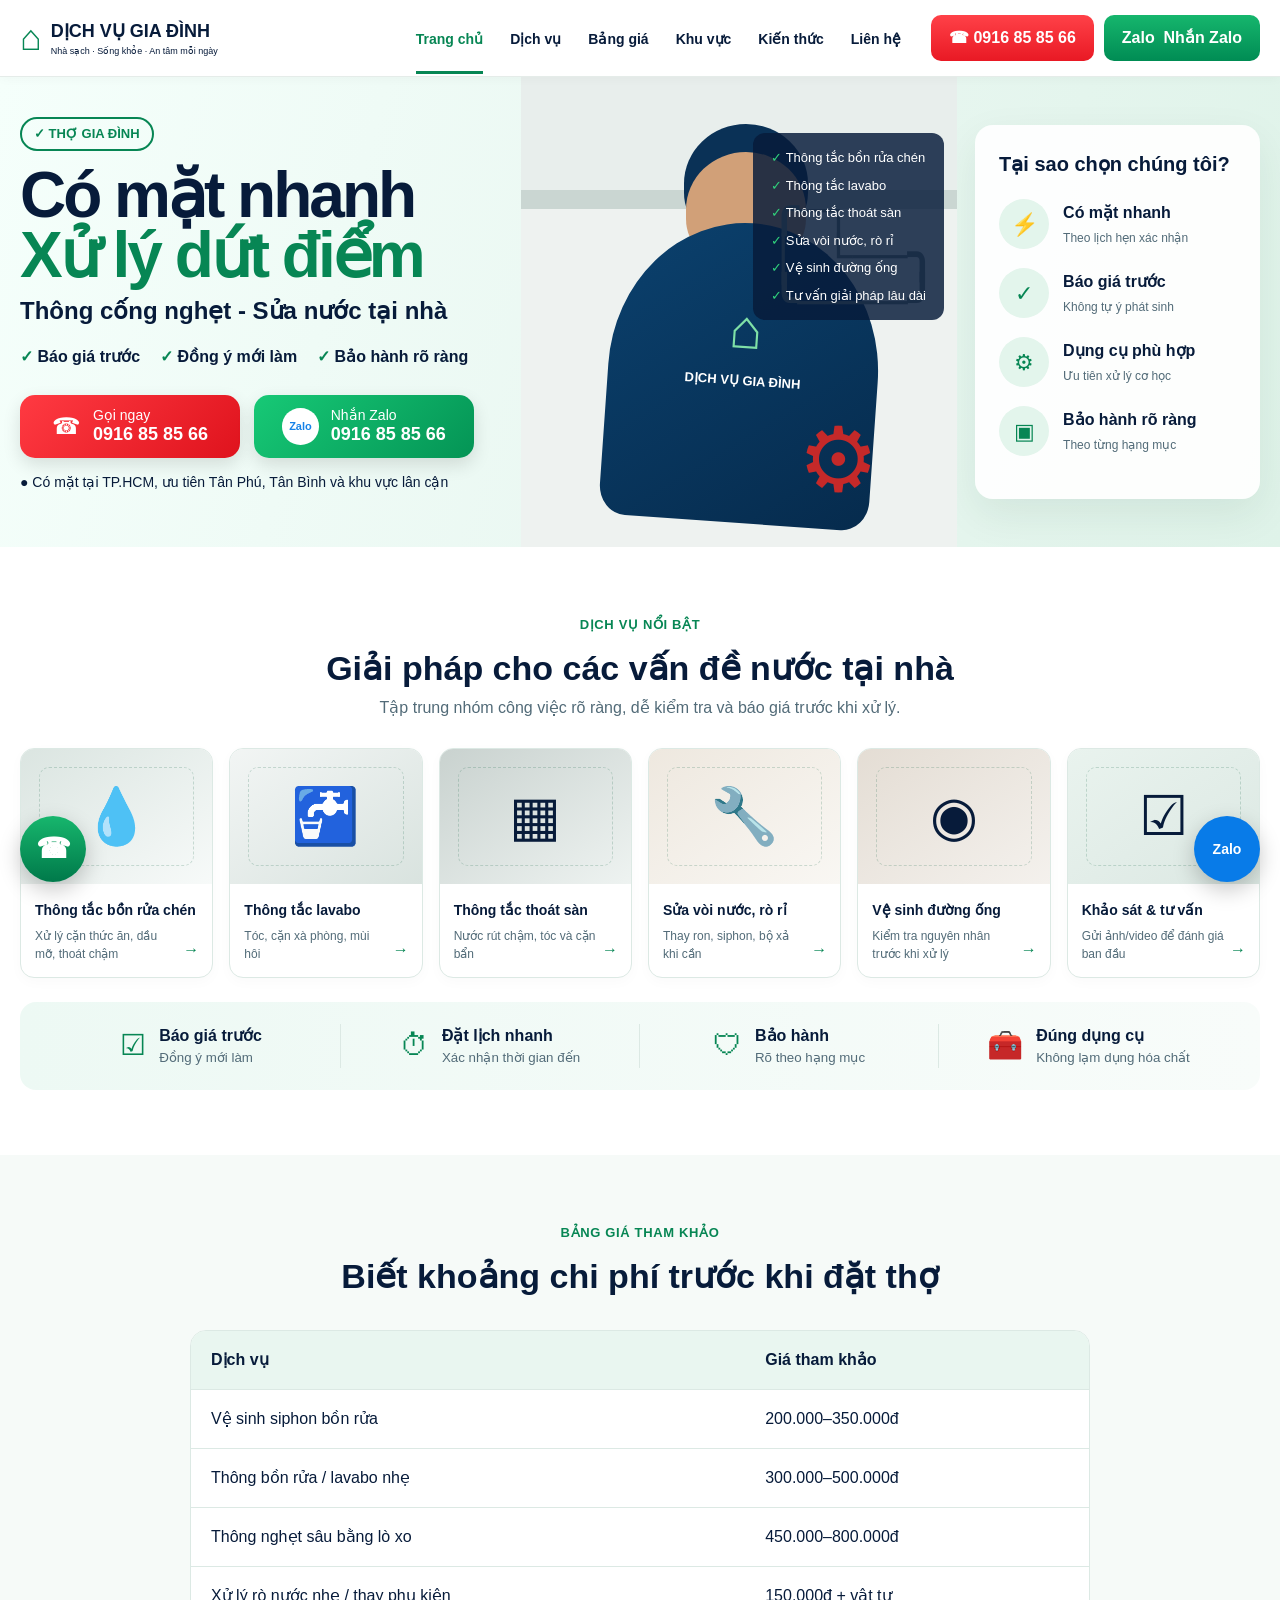
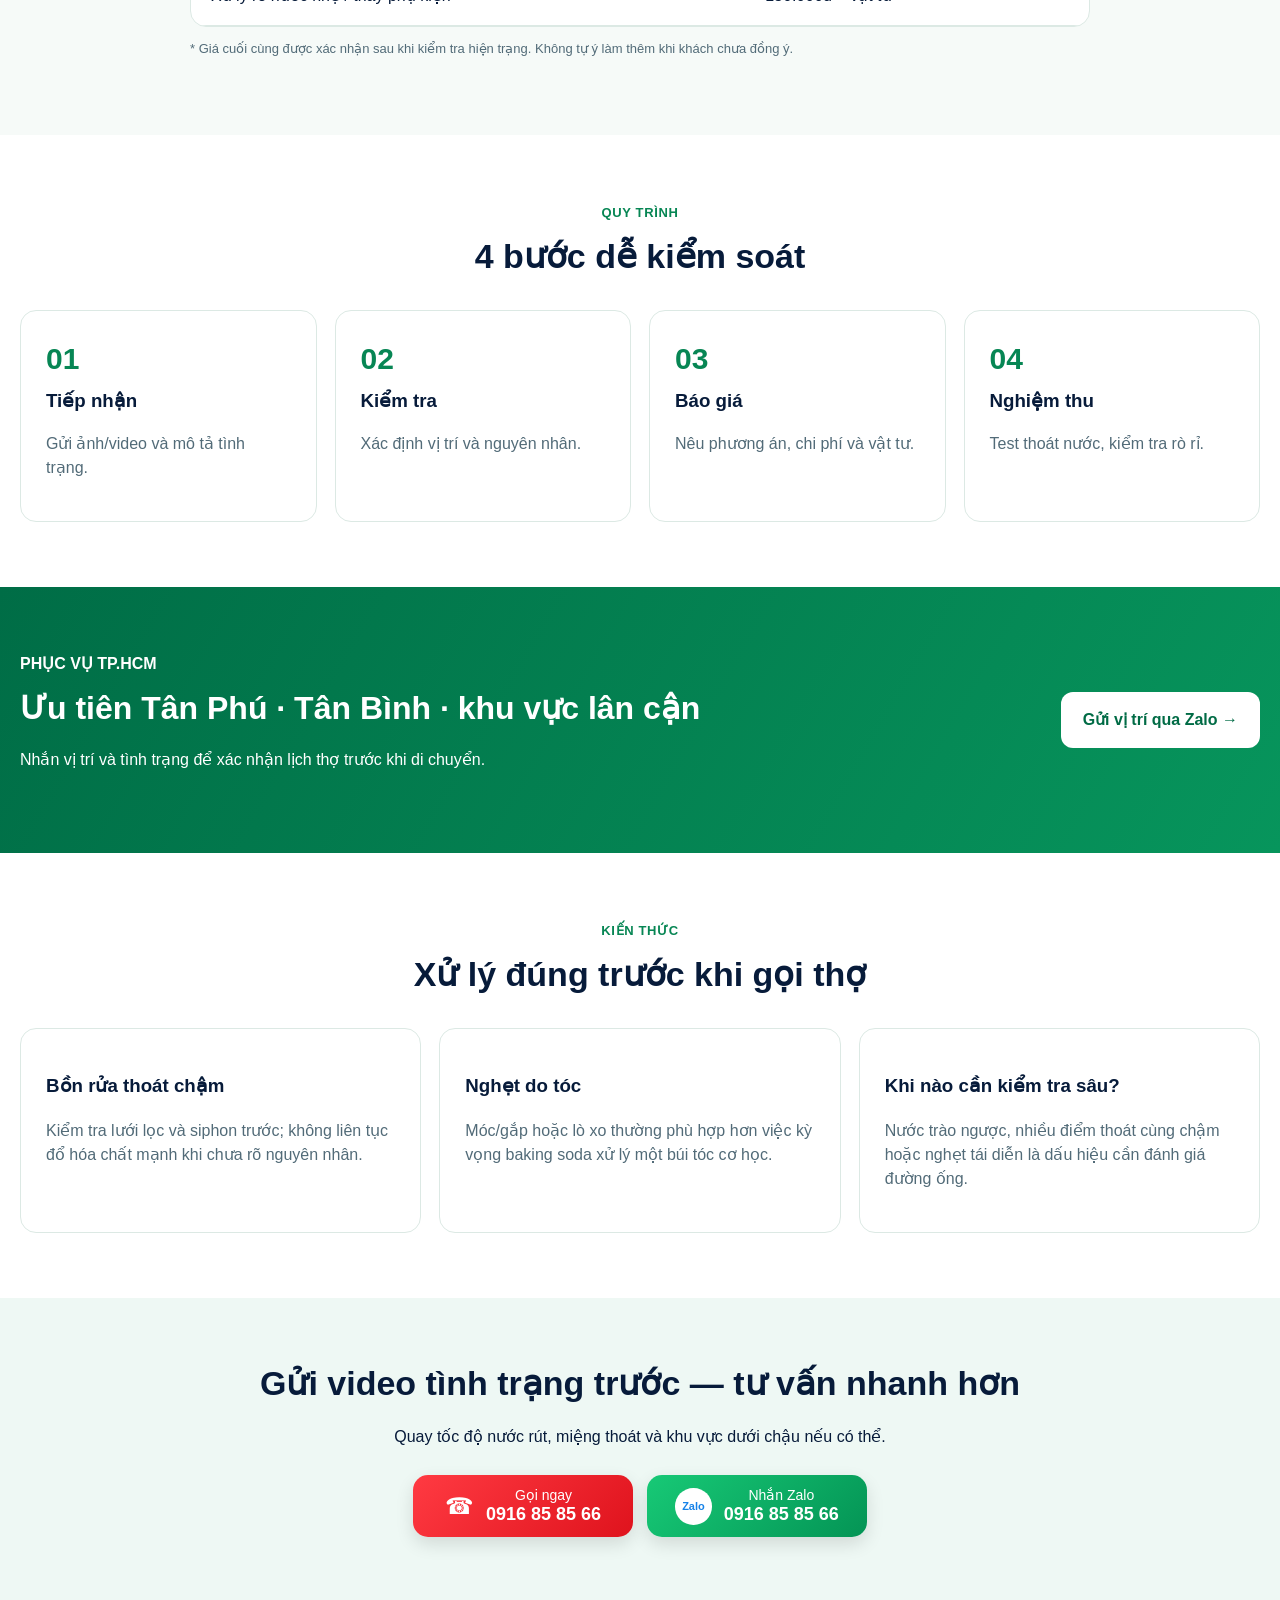
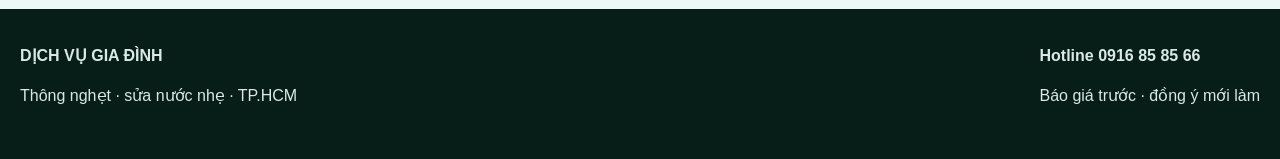
<file: index.html>
<!doctype html>
<html lang="vi"><head>
<meta charset="utf-8"><meta name="viewport" content="width=device-width,initial-scale=1">
<title>Dịch Vụ Gia Đình TP.HCM | Thông nghẹt - Sửa nước tại nhà</title>
<meta name="description" content="Thông nghẹt bồn rửa, lavabo, thoát sàn và sửa nước nhẹ tại TP.HCM. Kiểm tra nguyên nhân, báo giá trước, đồng ý mới làm. Hotline 0916 85 85 66.">
<link rel="stylesheet" href="assets/css/style.css">
<script type="application/ld+json">{"@context":"https://schema.org","@type":"HomeAndConstructionBusiness","name":"Dịch Vụ Gia Đình","telephone":"+84916858566","areaServed":["Tân Phú","Tân Bình","TP.HCM"],"url":"https://thuvanreal-ai.github.io/dich-vu-gia-dinh/"}</script>
</head><body>
<header class="topbar"><div class="container nav">
<a class="brand" href="./"><span class="logo">⌂</span><span>DỊCH VỤ GIA ĐÌNH<small>Nhà sạch · Sống khỏe · An tâm mỗi ngày</small></span></a>
<button class="menu-btn" aria-label="Mở menu">☰</button>
<nav class="menu"><a class="active" href="./">Trang chủ</a><a href="#dich-vu">Dịch vụ</a><a href="#bang-gia">Bảng giá</a><a href="#khu-vuc">Khu vực</a><a href="#kien-thuc">Kiến thức</a><a href="lien-he/">Liên hệ</a></nav>
<div class="nav-actions"><a class="hotline track-call" href="tel:0916858566">☎ <b>0916 85 85 66</b></a><a class="zalo track-zalo" href="https://zalo.me/0916858566">Zalo&nbsp; Nhắn Zalo</a></div>
</div></header>

<main>
<section class="hero"><div class="container hero-layout">
<div class="hero-copy"><span class="pill">✓ THỢ GIA ĐÌNH</span><h1>Có mặt nhanh<br><em>Xử lý dứt điểm</em></h1><h2>Thông cống nghẹt - Sửa nước tại nhà</h2>
<div class="checks"><span>✓ Báo giá trước</span><span>✓ Đồng ý mới làm</span><span>✓ Bảo hành rõ ràng</span></div>
<div class="hero-actions"><a class="call-big track-call" href="tel:0916858566">☎ <span>Gọi ngay<b>0916 85 85 66</b></span></a><a class="zalo-big track-zalo" href="https://zalo.me/0916858566"><span class="zicon">Zalo</span><span>Nhắn Zalo<b>0916 85 85 66</b></span></a></div>
<p class="location">● Có mặt tại TP.HCM, ưu tiên Tân Phú, Tân Bình và khu vực lân cận</p>
</div>
<div class="hero-visual" aria-label="Minh họa thợ xử lý đường ống"><div class="worker-art"><div class="worker-head"></div><div class="worker-body">⌂<small>DỊCH VỤ GIA ĐÌNH</small></div><div class="pipe">╭─┐<br>│ └──╮<br>╰────╯</div><div class="tool">⚙</div></div>
<div class="service-overlay"><span>✓ Thông tắc bồn rửa chén</span><span>✓ Thông tắc lavabo</span><span>✓ Thông tắc thoát sàn</span><span>✓ Sửa vòi nước, rò rỉ</span><span>✓ Vệ sinh đường ống</span><span>✓ Tư vấn giải pháp lâu dài</span></div></div>
<aside class="why"><h3>Tại sao chọn chúng tôi?</h3><div><i>⚡</i><p><b>Có mặt nhanh</b><small>Theo lịch hẹn xác nhận</small></p></div><div><i>✓</i><p><b>Báo giá trước</b><small>Không tự ý phát sinh</small></p></div><div><i>⚙</i><p><b>Dụng cụ phù hợp</b><small>Ưu tiên xử lý cơ học</small></p></div><div><i>▣</i><p><b>Bảo hành rõ ràng</b><small>Theo từng hạng mục</small></p></div></aside>
</div></section>

<section id="dich-vu" class="services section"><div class="container"><div class="section-title"><span>DỊCH VỤ NỔI BẬT</span><h2>Giải pháp cho các vấn đề nước tại nhà</h2><p>Tập trung nhóm công việc rõ ràng, dễ kiểm tra và báo giá trước khi xử lý.</p></div>
<div class="service-grid">
<a class="service-card" href="thong-tac-bon-rua-chen/"><div class="service-img drain"><span>💧</span></div><div><b>Thông tắc bồn rửa chén</b><p>Xử lý cặn thức ăn, dầu mỡ, thoát chậm</p><strong>→</strong></div></a>
<a class="service-card" href="thong-tac-lavabo/"><div class="service-img sink"><span>🚰</span></div><div><b>Thông tắc lavabo</b><p>Tóc, cặn xà phòng, mùi hôi</p><strong>→</strong></div></a>
<a class="service-card" href="thong-tac-thoat-san/"><div class="service-img floor"><span>▦</span></div><div><b>Thông tắc thoát sàn</b><p>Nước rút chậm, tóc và cặn bẩn</p><strong>→</strong></div></a>
<a class="service-card" href="sua-voi-nuoc/"><div class="service-img tap"><span>🔧</span></div><div><b>Sửa vòi nước, rò rỉ</b><p>Thay ron, siphon, bộ xả khi cần</p><strong>→</strong></div></a>
<a class="service-card" href="#quy-trinh"><div class="service-img pipepic"><span>◉</span></div><div><b>Vệ sinh đường ống</b><p>Kiểm tra nguyên nhân trước khi xử lý</p><strong>→</strong></div></a>
<a class="service-card" href="lien-he/"><div class="service-img inspect"><span>☑</span></div><div><b>Khảo sát & tư vấn</b><p>Gửi ảnh/video để đánh giá ban đầu</p><strong>→</strong></div></a>
</div>
<div class="proof"><div><i>☑</i><p><b>Báo giá trước</b><small>Đồng ý mới làm</small></p></div><div><i>⏱</i><p><b>Đặt lịch nhanh</b><small>Xác nhận thời gian đến</small></p></div><div><i>🛡</i><p><b>Bảo hành</b><small>Rõ theo hạng mục</small></p></div><div><i>🧰</i><p><b>Đúng dụng cụ</b><small>Không lạm dụng hóa chất</small></p></div></div>
</div></section>

<section id="bang-gia" class="section price-sec"><div class="container"><div class="section-title"><span>BẢNG GIÁ THAM KHẢO</span><h2>Biết khoảng chi phí trước khi đặt thợ</h2></div><div class="price-table-wrap"><table class="price-table"><thead><tr><th>Dịch vụ</th><th>Giá tham khảo</th></tr></thead><tbody><tr><td>Vệ sinh siphon bồn rửa</td><td>200.000–350.000đ</td></tr><tr><td>Thông bồn rửa / lavabo nhẹ</td><td>300.000–500.000đ</td></tr><tr><td>Thông nghẹt sâu bằng lò xo</td><td>450.000–800.000đ</td></tr><tr><td>Xử lý rò nước nhẹ / thay phụ kiện</td><td>150.000đ + vật tư</td></tr></tbody></table></div><p class="note">* Giá cuối cùng được xác nhận sau khi kiểm tra hiện trạng. Không tự ý làm thêm khi khách chưa đồng ý.</p></div></section>

<section id="quy-trinh" class="section process"><div class="container"><div class="section-title"><span>QUY TRÌNH</span><h2>4 bước dễ kiểm soát</h2></div><div class="steps"><div><b>01</b><h3>Tiếp nhận</h3><p>Gửi ảnh/video và mô tả tình trạng.</p></div><div><b>02</b><h3>Kiểm tra</h3><p>Xác định vị trí và nguyên nhân.</p></div><div><b>03</b><h3>Báo giá</h3><p>Nêu phương án, chi phí và vật tư.</p></div><div><b>04</b><h3>Nghiệm thu</h3><p>Test thoát nước, kiểm tra rò rỉ.</p></div></div></div></section>

<section id="khu-vuc" class="section greenband"><div class="container band-grid"><div><span>PHỤC VỤ TP.HCM</span><h2>Ưu tiên Tân Phú · Tân Bình · khu vực lân cận</h2><p>Nhắn vị trí và tình trạng để xác nhận lịch thợ trước khi di chuyển.</p></div><a class="white-btn track-zalo" href="https://zalo.me/0916858566">Gửi vị trí qua Zalo →</a></div></section>

<section id="kien-thuc" class="section"><div class="container"><div class="section-title"><span>KIẾN THỨC</span><h2>Xử lý đúng trước khi gọi thợ</h2></div><div class="knowledge"><article><h3>Bồn rửa thoát chậm</h3><p>Kiểm tra lưới lọc và siphon trước; không liên tục đổ hóa chất mạnh khi chưa rõ nguyên nhân.</p></article><article><h3>Nghẹt do tóc</h3><p>Móc/gắp hoặc lò xo thường phù hợp hơn việc kỳ vọng baking soda xử lý một búi tóc cơ học.</p></article><article><h3>Khi nào cần kiểm tra sâu?</h3><p>Nước trào ngược, nhiều điểm thoát cùng chậm hoặc nghẹt tái diễn là dấu hiệu cần đánh giá đường ống.</p></article></div></div></section>

<section class="cta"><div class="container"><h2>Gửi video tình trạng trước — tư vấn nhanh hơn</h2><p>Quay tốc độ nước rút, miệng thoát và khu vực dưới chậu nếu có thể.</p><div class="hero-actions center"><a class="call-big track-call" href="tel:0916858566">☎ <span>Gọi ngay<b>0916 85 85 66</b></span></a><a class="zalo-big track-zalo" href="https://zalo.me/0916858566"><span class="zicon">Zalo</span><span>Nhắn Zalo<b>0916 85 85 66</b></span></a></div></div></section>
</main>
<footer><div class="container footer"><div><b>DỊCH VỤ GIA ĐÌNH</b><p>Thông nghẹt · sửa nước nhẹ · TP.HCM</p></div><div><b>Hotline 0916 85 85 66</b><p>Báo giá trước · đồng ý mới làm</p></div></div></footer>
<div class="floating"><a class="float-call track-call" href="tel:0916858566">☎<small>Gọi ngay</small></a><a class="float-zalo track-zalo" href="https://zalo.me/0916858566">Zalo<small>Nhắn Zalo</small></a></div>
<script src="assets/js/main.js"></script></body></html>
</file>
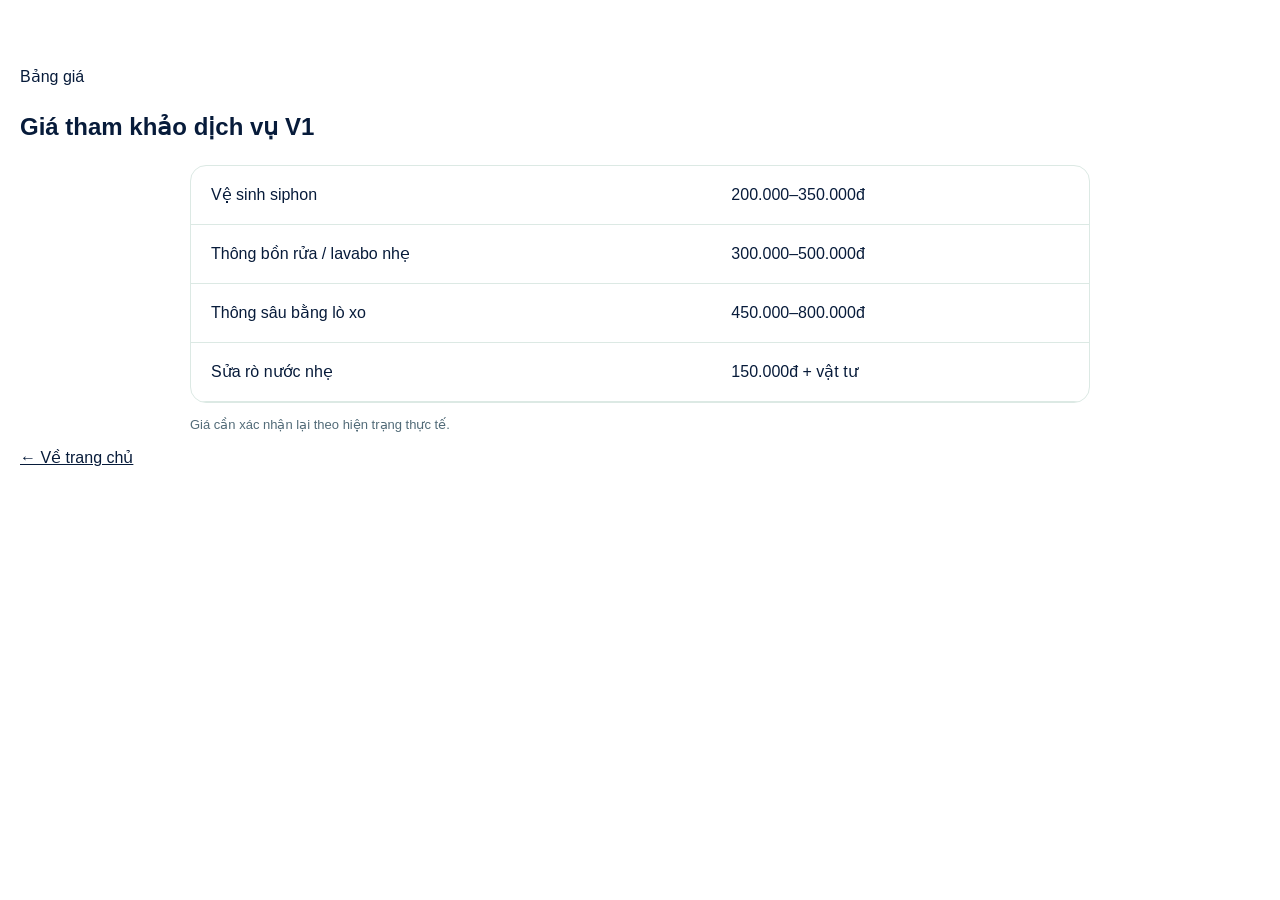
<file: bang-gia/index.html>
<!doctype html><html lang="vi"><head><meta charset="utf-8"><meta name="viewport" content="width=device-width,initial-scale=1"><title>Bảng giá dịch vụ gia đình</title><link rel="stylesheet" href="../assets/css/style.css"></head><body><section class="section"><div class="container"><span class="eyebrow">Bảng giá</span><h1>Giá tham khảo dịch vụ V1</h1><div class="price-table-wrap"><table class="price-table"><tbody><tr><td>Vệ sinh siphon</td><td>200.000–350.000đ</td></tr><tr><td>Thông bồn rửa / lavabo nhẹ</td><td>300.000–500.000đ</td></tr><tr><td>Thông sâu bằng lò xo</td><td>450.000–800.000đ</td></tr><tr><td>Sửa rò nước nhẹ</td><td>150.000đ + vật tư</td></tr></tbody></table></div><p class="note">Giá cần xác nhận lại theo hiện trạng thực tế.</p><a href="../index.html">← Về trang chủ</a></div></section></body></html>
</file>
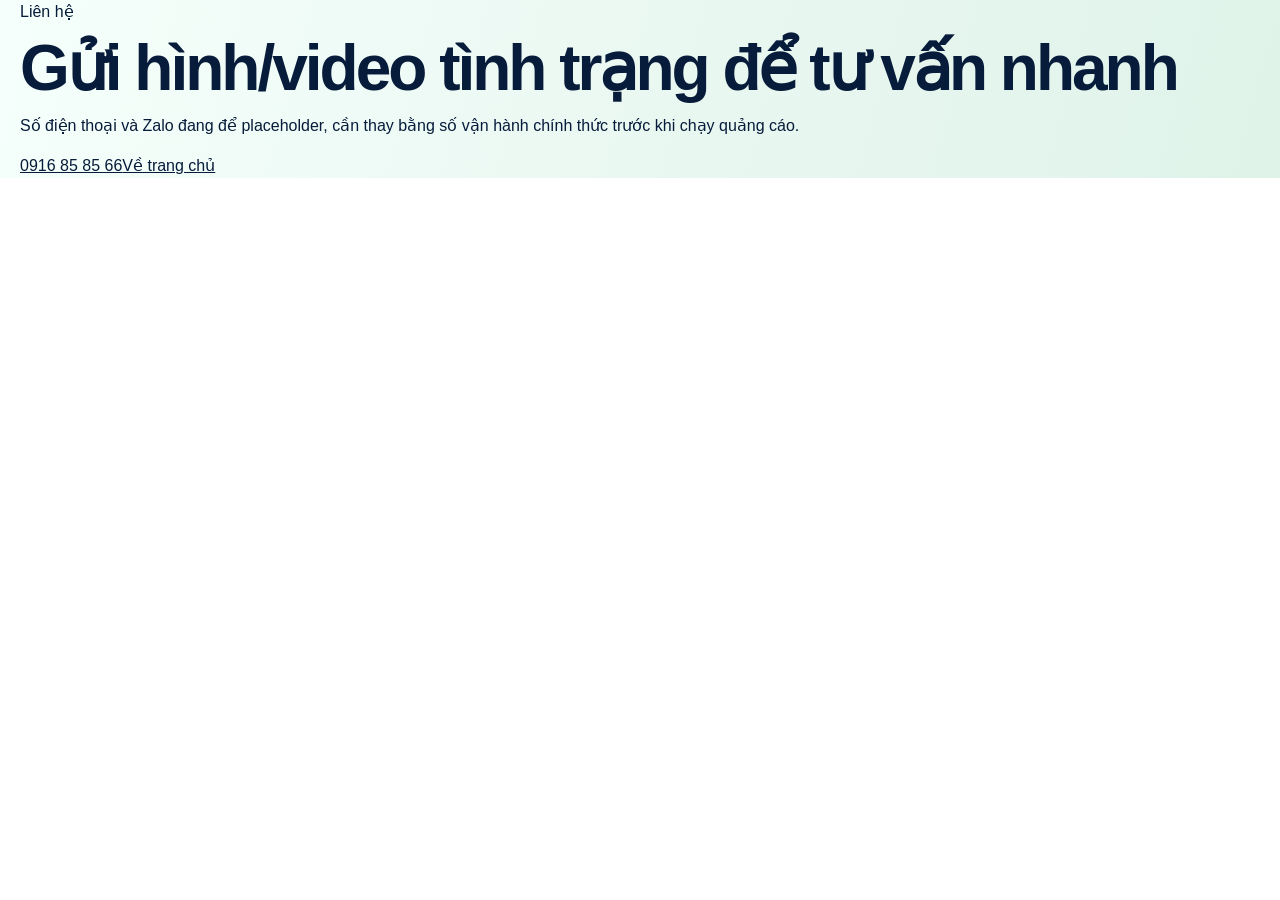
<file: lien-he/index.html>
<!doctype html><html lang="vi"><head><meta charset="utf-8"><meta name="viewport" content="width=device-width,initial-scale=1"><title>Liên hệ đặt thợ</title><link rel="stylesheet" href="../assets/css/style.css"></head><body><section class="hero"><div class="container"><span class="eyebrow">Liên hệ</span><h1>Gửi hình/video tình trạng để tư vấn nhanh</h1><p class="lead">Số điện thoại và Zalo đang để placeholder, cần thay bằng số vận hành chính thức trước khi chạy quảng cáo.</p><div class="cta-row"><a class="btn primary" href="tel:0916858566">0916 85 85 66</a><a class="btn secondary" href="../index.html">Về trang chủ</a></div></div></section></body></html>
</file>
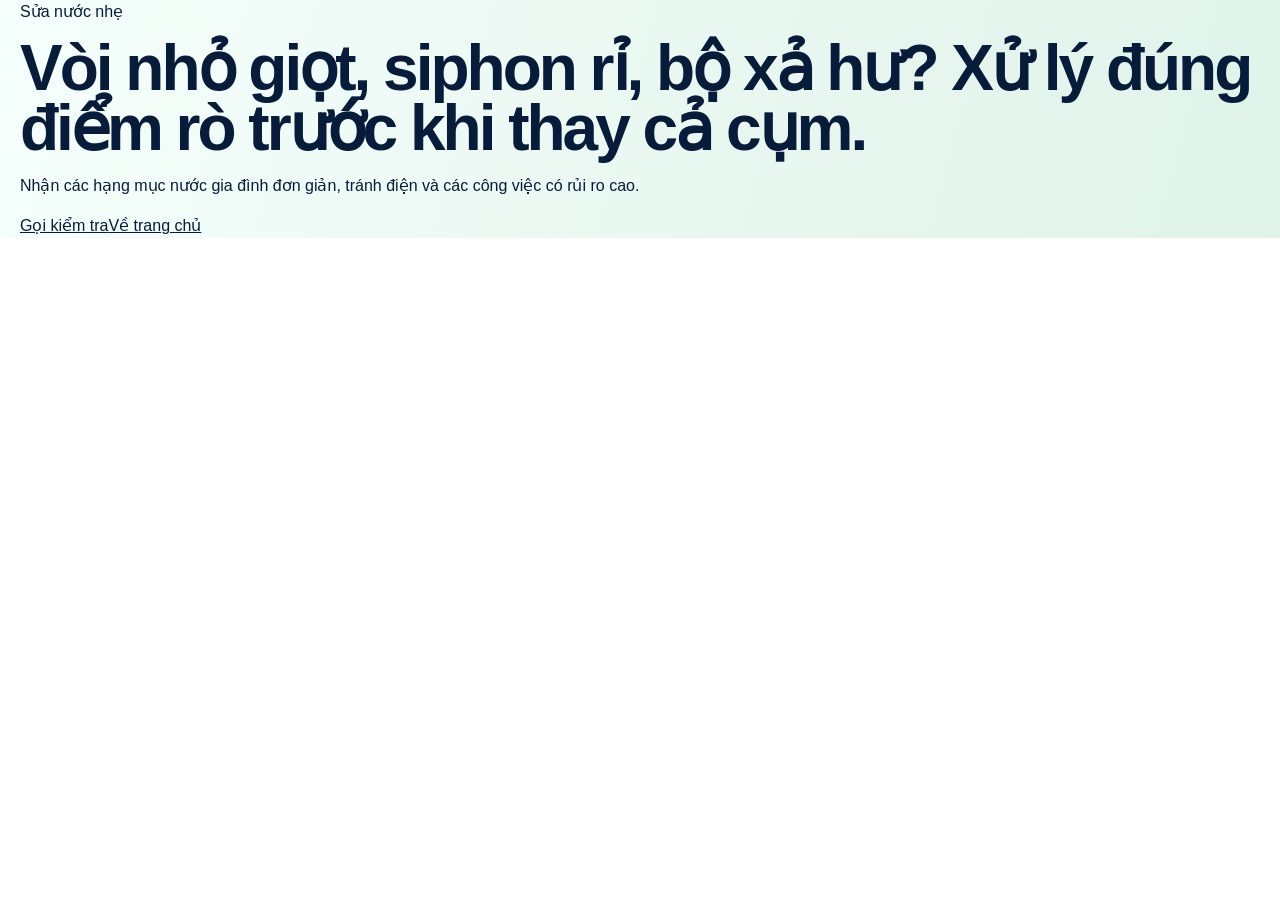
<file: sua-voi-nuoc/index.html>
<!doctype html><html lang="vi"><head><meta charset="utf-8"><meta name="viewport" content="width=device-width,initial-scale=1"><title>Sửa vòi nước - rò rỉ nhẹ tại TP.HCM</title><meta name="description" content="Sửa vòi nước, thay ron, siphon, bộ xả và xử lý rò rỉ nhẹ. Báo giá trước khi làm."><link rel="stylesheet" href="../assets/css/style.css"></head><body><main><section class="hero"><div class="container"><span class="eyebrow">Sửa nước nhẹ</span><h1>Vòi nhỏ giọt, siphon rỉ, bộ xả hư? Xử lý đúng điểm rò trước khi thay cả cụm.</h1><p class="lead">Nhận các hạng mục nước gia đình đơn giản, tránh điện và các công việc có rủi ro cao.</p><div class="cta-row"><a class="btn primary track-call" href="tel:0916858566">Gọi kiểm tra</a><a class="btn secondary" href="../index.html">Về trang chủ</a></div></div></section></main><script src="../assets/js/main.js"></script></body></html>
</file>
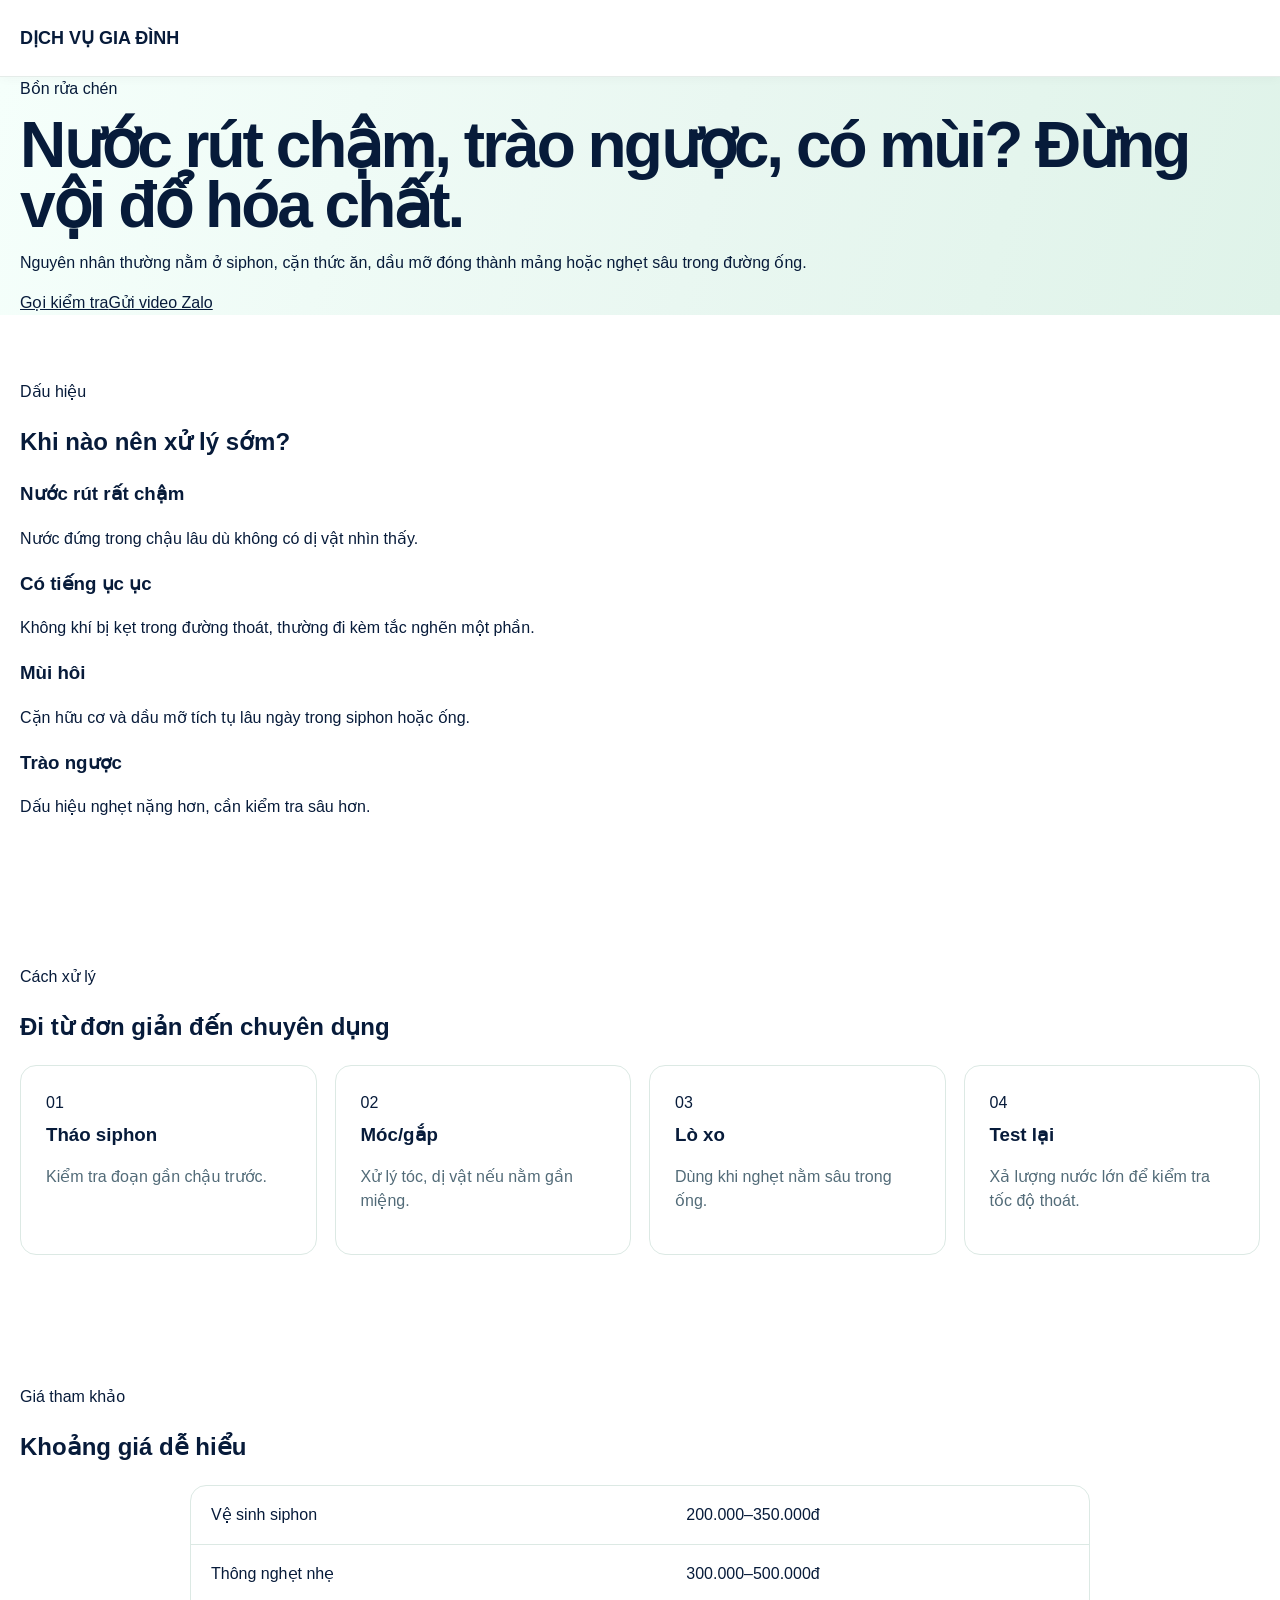
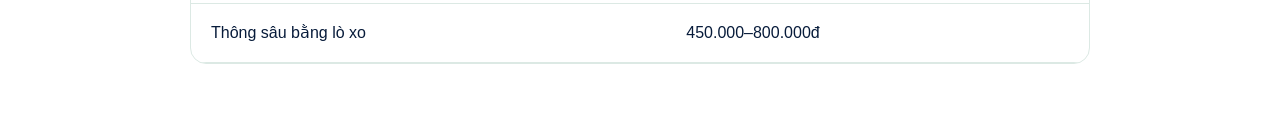
<file: thong-tac-bon-rua-chen/index.html>
<!doctype html><html lang="vi"><head><meta charset="utf-8"><meta name="viewport" content="width=device-width,initial-scale=1"><title>Thông tắc bồn rửa chén tại TP.HCM | Báo giá trước</title><meta name="description" content="Bồn rửa chén thoát chậm, trào ngược, nghẹt dầu mỡ? Kiểm tra nguyên nhân, báo giá trước, đồng ý mới làm."><link rel="stylesheet" href="../assets/css/style.css"></head><body><header class="topbar"><div class="container nav"><a class="brand" href="../index.html">DỊCH VỤ GIA ĐÌNH</a></div></header><main><section class="hero"><div class="container"><span class="eyebrow">Bồn rửa chén</span><h1>Nước rút chậm, trào ngược, có mùi? Đừng vội đổ hóa chất.</h1><p class="lead">Nguyên nhân thường nằm ở siphon, cặn thức ăn, dầu mỡ đóng thành mảng hoặc nghẹt sâu trong đường ống.</p><div class="cta-row"><a class="btn primary track-call" href="tel:0916858566">Gọi kiểm tra</a><a class="btn secondary track-zalo" href="https://zalo.me/0916858566">Gửi video Zalo</a></div></div></section><section class="section"><div class="container"><div class="section-head"><span class="eyebrow">Dấu hiệu</span><h2>Khi nào nên xử lý sớm?</h2></div><div class="cards"><article class="card"><h3>Nước rút rất chậm</h3><p>Nước đứng trong chậu lâu dù không có dị vật nhìn thấy.</p></article><article class="card"><h3>Có tiếng ục ục</h3><p>Không khí bị kẹt trong đường thoát, thường đi kèm tắc nghẽn một phần.</p></article><article class="card"><h3>Mùi hôi</h3><p>Cặn hữu cơ và dầu mỡ tích tụ lâu ngày trong siphon hoặc ống.</p></article><article class="card"><h3>Trào ngược</h3><p>Dấu hiệu nghẹt nặng hơn, cần kiểm tra sâu hơn.</p></article></div></div></section><section class="section alt"><div class="container"><div class="section-head"><span class="eyebrow">Cách xử lý</span><h2>Đi từ đơn giản đến chuyên dụng</h2></div><div class="steps"><div><span>01</span><h3>Tháo siphon</h3><p>Kiểm tra đoạn gần chậu trước.</p></div><div><span>02</span><h3>Móc/gắp</h3><p>Xử lý tóc, dị vật nếu nằm gần miệng.</p></div><div><span>03</span><h3>Lò xo</h3><p>Dùng khi nghẹt nằm sâu trong ống.</p></div><div><span>04</span><h3>Test lại</h3><p>Xả lượng nước lớn để kiểm tra tốc độ thoát.</p></div></div></div></section><section class="section"><div class="container"><div class="section-head"><span class="eyebrow">Giá tham khảo</span><h2>Khoảng giá dễ hiểu</h2></div><div class="price-table-wrap"><table class="price-table"><tbody><tr><td>Vệ sinh siphon</td><td>200.000–350.000đ</td></tr><tr><td>Thông nghẹt nhẹ</td><td>300.000–500.000đ</td></tr><tr><td>Thông sâu bằng lò xo</td><td>450.000–800.000đ</td></tr></tbody></table></div></div></section></main><script src="../assets/js/main.js"></script></body></html>
</file>
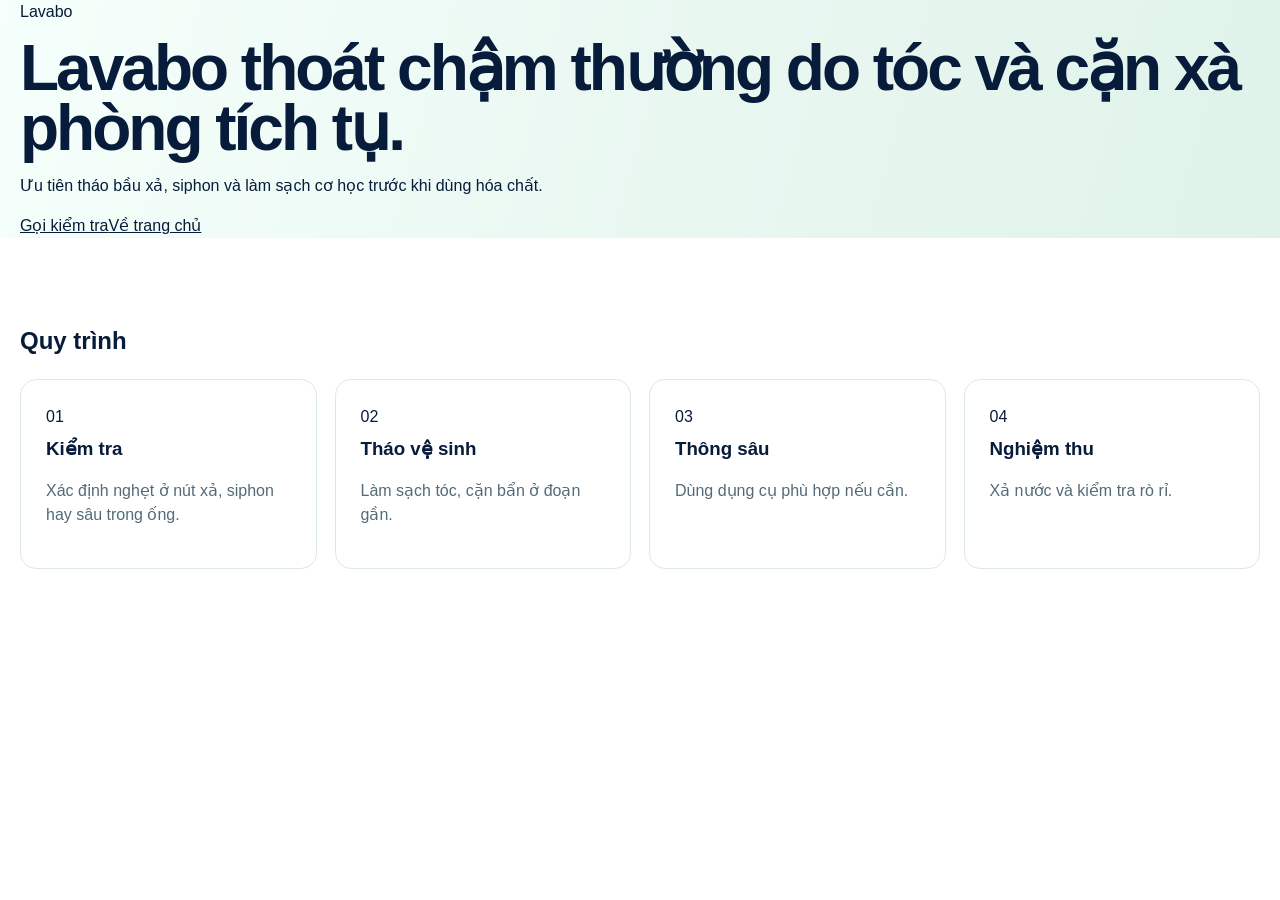
<file: thong-tac-lavabo/index.html>
<!doctype html><html lang="vi"><head><meta charset="utf-8"><meta name="viewport" content="width=device-width,initial-scale=1"><title>Thông tắc lavabo tại TP.HCM</title><meta name="description" content="Thông lavabo nghẹt tóc, cặn xà phòng, thoát chậm. Báo giá trước, đồng ý mới làm."><link rel="stylesheet" href="../assets/css/style.css"></head><body><main><section class="hero"><div class="container"><span class="eyebrow">Lavabo</span><h1>Lavabo thoát chậm thường do tóc và cặn xà phòng tích tụ.</h1><p class="lead">Ưu tiên tháo bầu xả, siphon và làm sạch cơ học trước khi dùng hóa chất.</p><div class="cta-row"><a class="btn primary track-call" href="tel:0916858566">Gọi kiểm tra</a><a class="btn secondary" href="../index.html">Về trang chủ</a></div></div></section><section class="section"><div class="container"><h2>Quy trình</h2><div class="steps"><div><span>01</span><h3>Kiểm tra</h3><p>Xác định nghẹt ở nút xả, siphon hay sâu trong ống.</p></div><div><span>02</span><h3>Tháo vệ sinh</h3><p>Làm sạch tóc, cặn bẩn ở đoạn gần.</p></div><div><span>03</span><h3>Thông sâu</h3><p>Dùng dụng cụ phù hợp nếu cần.</p></div><div><span>04</span><h3>Nghiệm thu</h3><p>Xả nước và kiểm tra rò rỉ.</p></div></div></div></section></main><script src="../assets/js/main.js"></script></body></html>
</file>
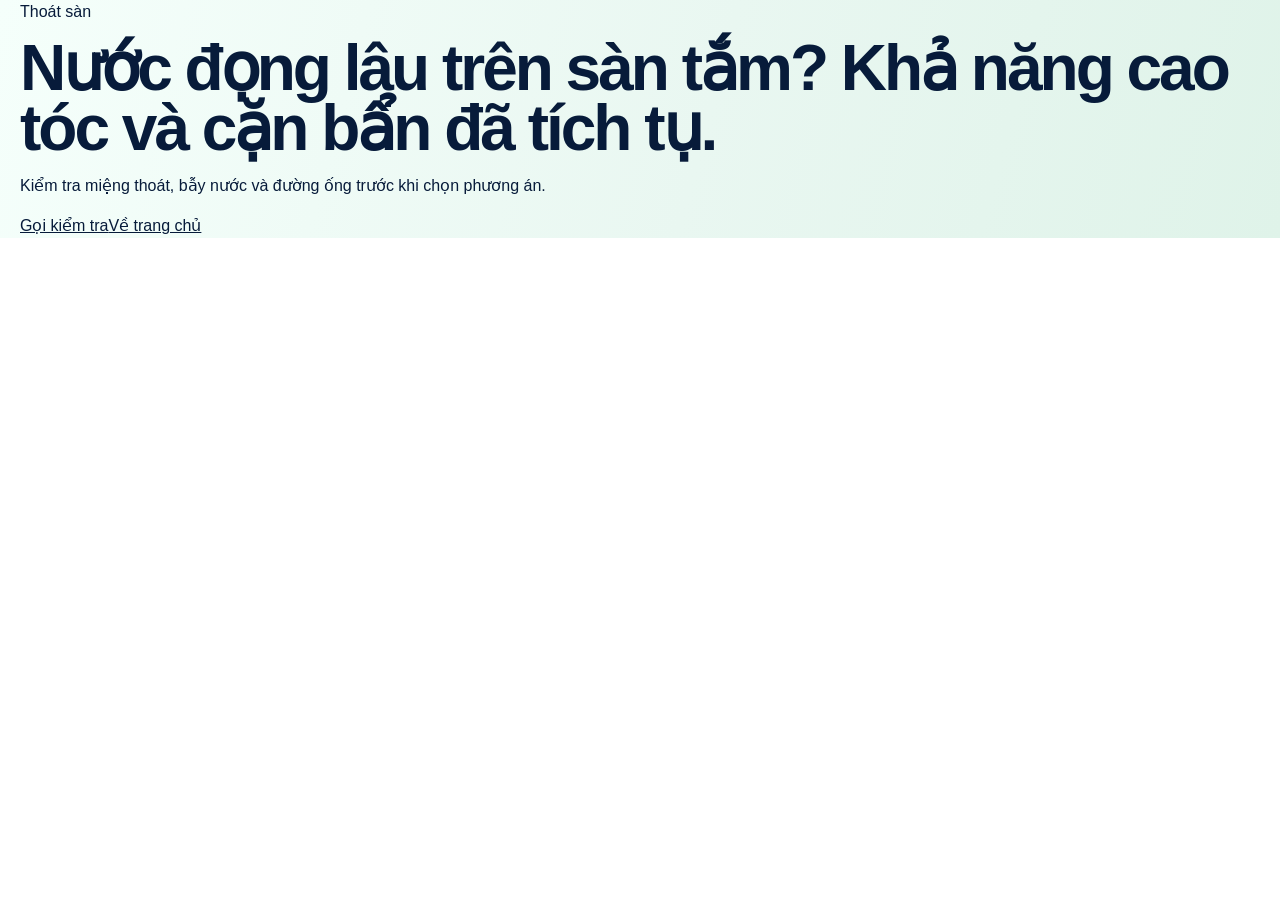
<file: thong-tac-thoat-san/index.html>
<!doctype html><html lang="vi"><head><meta charset="utf-8"><meta name="viewport" content="width=device-width,initial-scale=1"><title>Thông tắc thoát sàn tại TP.HCM</title><meta name="description" content="Xử lý thoát sàn nghẹt tóc, cặn bẩn, nước rút chậm. Kiểm tra và báo giá trước."><link rel="stylesheet" href="../assets/css/style.css"></head><body><main><section class="hero"><div class="container"><span class="eyebrow">Thoát sàn</span><h1>Nước đọng lâu trên sàn tắm? Khả năng cao tóc và cặn bẩn đã tích tụ.</h1><p class="lead">Kiểm tra miệng thoát, bẫy nước và đường ống trước khi chọn phương án.</p><div class="cta-row"><a class="btn primary track-call" href="tel:0916858566">Gọi kiểm tra</a><a class="btn secondary" href="../index.html">Về trang chủ</a></div></div></section></main><script src="../assets/js/main.js"></script></body></html>
</file>
<file: assets/css/style.css>
:root{--green:#078654;--green2:#006b45;--navy:#071b3a;--red:#f12732;--line:#dce9e4;--soft:#eef8f4;--muted:#526b78}*{box-sizing:border-box}html{scroll-behavior:smooth}body{margin:0;font-family:Inter,Arial,sans-serif;color:var(--navy);line-height:1.5;background:#fff}a{color:inherit}.container{width:min(1400px,calc(100% - 40px));margin:auto}.topbar{position:sticky;top:0;z-index:50;background:#fff;border-bottom:1px solid #e5ece9;box-shadow:0 2px 10px rgba(0,0,0,.03)}.nav{min-height:76px;display:flex;align-items:center;gap:30px}.brand{display:flex;align-items:center;gap:9px;text-decoration:none;font-weight:900;font-size:18px;white-space:nowrap}.brand .logo{display:grid;place-items:center;color:var(--green);font-size:36px;line-height:1}.brand small{display:block;font-size:9px;font-weight:500}.menu{display:flex;gap:27px;margin-left:auto}.menu a{text-decoration:none;font-weight:700;font-size:14px;padding:27px 0 21px;border-bottom:3px solid transparent}.menu a:hover,.menu .active{color:var(--green);border-color:var(--green)}.nav-actions{display:flex;gap:10px}.hotline,.zalo{border-radius:10px;padding:11px 18px;text-decoration:none;color:#fff;font-weight:800;white-space:nowrap}.hotline{background:linear-gradient(#ff4148,#e91924)}.zalo{background:linear-gradient(#16b66d,#008c54)}.menu-btn{display:none;border:0;background:none;font-size:24px}.hero{background:linear-gradient(105deg,#f5fffb 0,#e9f7f1 55%,#dff3e9 100%);overflow:hidden}.hero-layout{min-height:470px;display:grid;grid-template-columns:1.05fr .95fr .62fr;align-items:center;gap:18px}.pill{display:inline-block;color:var(--green);border:2px solid var(--green);border-radius:99px;padding:5px 12px;font-weight:900;font-size:13px}.hero h1{font-size:clamp(48px,5vw,78px);line-height:.94;margin:14px 0 8px;letter-spacing:-3px}.hero h1 em{font-style:normal;color:var(--green)}.hero h2{font-size:24px;margin:0 0 16px}.checks{display:flex;gap:20px;flex-wrap:wrap;font-weight:700}.checks span{white-space:nowrap}.checks span::first-letter{color:var(--green)}.hero-actions{display:flex;gap:14px;margin:26px 0 12px;flex-wrap:wrap}.call-big,.zalo-big{min-width:220px;display:flex;align-items:center;justify-content:center;gap:12px;border-radius:15px;padding:12px 18px;color:#fff;text-decoration:none;font-size:23px;box-shadow:0 7px 18px rgba(0,0,0,.12)}.call-big{background:linear-gradient(135deg,#ff3a42,#df131d)}.zalo-big{background:linear-gradient(135deg,#17c976,#049455)}.call-big span,.zalo-big>span:last-child{font-size:14px;line-height:1.2}.call-big b,.zalo-big b{display:block;font-size:18px}.zicon{background:#fff;color:#1682e8;border-radius:50%;padding:10px 7px;font-size:11px;font-weight:900}.location{font-size:14px}.hero-visual{height:470px;position:relative;display:flex;align-items:flex-end;justify-content:center}.worker-art{width:100%;height:100%;position:relative;background:linear-gradient(180deg,#e8eeec 0 24%,#cad6d2 24% 28%,#eef2f0 28% 100%);overflow:hidden}.worker-head{position:absolute;width:120px;height:115px;border-radius:50% 50% 42% 42%;background:#d1a078;left:38%;top:16%;box-shadow:0 -26px 0 2px #0a3156}.worker-body{position:absolute;width:270px;height:300px;background:linear-gradient(145deg,#0b416e,#062b4d);border-radius:50% 50% 10% 10%;left:20%;top:31%;transform:rotate(4deg);color:#7fe0a7;font-size:55px;text-align:center;padding-top:65px}.worker-body small{display:block;color:#fff;font-size:13px;font-weight:900}.pipe{position:absolute;right:5%;top:24%;font:700 46px/1 monospace;color:#7a8985}.tool{position:absolute;right:18%;bottom:4%;font-size:90px;color:#c52929}.service-overlay{position:absolute;right:3%;top:12%;background:rgba(7,27,58,.83);color:#fff;padding:15px 18px;border-radius:12px;display:grid;gap:8px;font-size:13px}.service-overlay span::first-letter{color:#30d27c}.why{background:rgba(255,255,255,.92);border-radius:18px;padding:24px;box-shadow:0 15px 40px rgba(1,59,40,.08)}.why h3{font-size:20px;margin-top:0}.why>div{display:flex;gap:14px;align-items:center;margin:19px 0}.why i{width:50px;height:50px;border-radius:50%;background:#e3f5ec;color:var(--green);display:grid;place-items:center;font-style:normal;font-size:22px}.why p{margin:0}.why b,.why small{display:block}.why small{color:var(--muted);font-size:12px;margin-top:4px}.section{padding:65px 0}.section-title{text-align:center;margin-bottom:28px}.section-title>span{color:var(--green);font-weight:900;font-size:13px;letter-spacing:.05em}.section-title h2{font-size:34px;margin:7px 0 2px}.section-title p{margin:0;color:var(--muted)}.service-grid{display:grid;grid-template-columns:repeat(6,1fr);gap:16px}.service-card{border:1px solid var(--line);border-radius:14px;overflow:hidden;text-decoration:none;background:#fff;transition:.2s;box-shadow:0 4px 14px rgba(0,0,0,.025)}.service-card:hover{transform:translateY(-4px);box-shadow:0 12px 28px rgba(0,92,58,.12)}.service-img{height:135px;display:grid;place-items:center;font-size:55px;background:linear-gradient(145deg,#dbe5e1,#f7faf9);position:relative}.service-img:after{content:"";position:absolute;inset:18px;border:1px dashed rgba(0,90,55,.18);border-radius:10px}.sink{background:linear-gradient(145deg,#f2f5f4,#d9e3df)}.floor{background:linear-gradient(145deg,#c9d2cf,#eef3f1)}.tap{background:linear-gradient(145deg,#eee8df,#f9f7f3)}.pipepic{background:linear-gradient(145deg,#e4ddd4,#f4f1ed)}.inspect{background:linear-gradient(145deg,#e9f3ee,#dce8e3)}.service-card>div:last-child{padding:14px;position:relative}.service-card b{font-size:14px}.service-card p{font-size:12px;color:var(--muted);margin:5px 20px 0 0}.service-card strong{position:absolute;right:13px;bottom:15px;color:var(--green)}.proof{margin-top:24px;background:linear-gradient(90deg,#edf9f4,#f8fcfa);border-radius:16px;padding:22px;display:grid;grid-template-columns:repeat(4,1fr)}.proof>div{display:flex;align-items:center;justify-content:center;gap:13px;border-right:1px solid var(--line)}.proof>div:last-child{border:0}.proof i{font-style:normal;color:var(--green);font-size:29px}.proof p{margin:0}.proof b,.proof small{display:block}.proof small{color:var(--muted)}.price-sec{background:#f6faf8}.price-table-wrap{max-width:900px;margin:auto;border:1px solid var(--line);border-radius:16px;overflow:hidden;background:#fff}.price-table{width:100%;border-collapse:collapse}.price-table th,.price-table td{padding:17px 20px;text-align:left;border-bottom:1px solid var(--line)}.price-table th{background:#e9f6f0}.note{max-width:900px;margin:12px auto;color:var(--muted);font-size:13px}.steps{display:grid;grid-template-columns:repeat(4,1fr);gap:18px}.steps>div{border:1px solid var(--line);border-radius:16px;padding:25px}.steps b{font-size:30px;color:var(--green)}.steps h3{margin:6px 0}.steps p{color:var(--muted)}.greenband{background:linear-gradient(120deg,#006d46,#07955c);color:#fff}.band-grid{display:flex;align-items:center;justify-content:space-between;gap:30px}.band-grid span{font-weight:900}.band-grid h2{font-size:32px;margin:8px 0}.white-btn{background:#fff;color:var(--green2);font-weight:900;text-decoration:none;padding:16px 22px;border-radius:12px;white-space:nowrap}.knowledge{display:grid;grid-template-columns:repeat(3,1fr);gap:18px}.knowledge article{padding:25px;border:1px solid var(--line);border-radius:16px}.knowledge p{color:var(--muted)}.cta{text-align:center;background:#eef8f4;padding:60px 0}.cta h2{font-size:34px;margin:0}.center{justify-content:center}footer{background:#071d17;color:#dbe9e4;padding:35px 0}.footer{display:flex;justify-content:space-between}.floating a{position:fixed;bottom:18px;width:66px;height:66px;border-radius:50%;display:grid;place-items:center;color:#fff;text-decoration:none;font-weight:900;z-index:60;box-shadow:0 8px 22px rgba(0,0,0,.22)}.floating small{display:none}.float-call{left:20px;background:linear-gradient(#17b66d,#00794a);font-size:28px}.float-zalo{right:20px;background:#087be8;font-size:14px}@media(max-width:1180px){.nav-actions .zalo{display:none}.menu{gap:16px}.hero-layout{grid-template-columns:1fr 1fr}.why{display:none}.service-grid{grid-template-columns:repeat(3,1fr)}}@media(max-width:800px){.container{width:min(100% - 28px,700px)}.nav{min-height:66px}.menu-btn{display:block;margin-left:auto}.menu{display:none}.menu.open{display:flex;position:absolute;top:66px;left:14px;right:14px;background:#fff;flex-direction:column;padding:15px;border-radius:12px;box-shadow:0 12px 30px rgba(0,0,0,.12)}.menu a{padding:8px;border:0}.nav-actions{display:none}.brand{font-size:15px}.hero-layout{grid-template-columns:1fr;padding-top:35px}.hero h1{font-size:53px}.hero h2{font-size:20px}.hero-visual{height:340px}.service-overlay{font-size:11px}.service-grid{grid-template-columns:repeat(2,1fr)}.proof{grid-template-columns:1fr 1fr;gap:15px}.proof>div{border:0;justify-content:flex-start}.steps,.knowledge{grid-template-columns:1fr 1fr}.band-grid,.footer{flex-direction:column;align-items:flex-start}.call-big,.zalo-big{min-width:0;flex:1}.floating a{width:58px;height:58px}}@media(max-width:520px){.hero h1{font-size:45px}.hero-actions{gap:8px}.call-big,.zalo-big{padding:10px;font-size:18px}.call-big b,.zalo-big b{font-size:14px}.checks{gap:8px;font-size:12px}.service-grid,.steps,.knowledge{grid-template-columns:1fr}.service-img{height:150px}.proof{grid-template-columns:1fr}.section{padding:48px 0}.section-title h2,.cta h2{font-size:28px}.hero-visual{height:300px}.worker-body{left:10%;width:230px}.service-overlay{right:0}.location{font-size:12px}}
</file>
